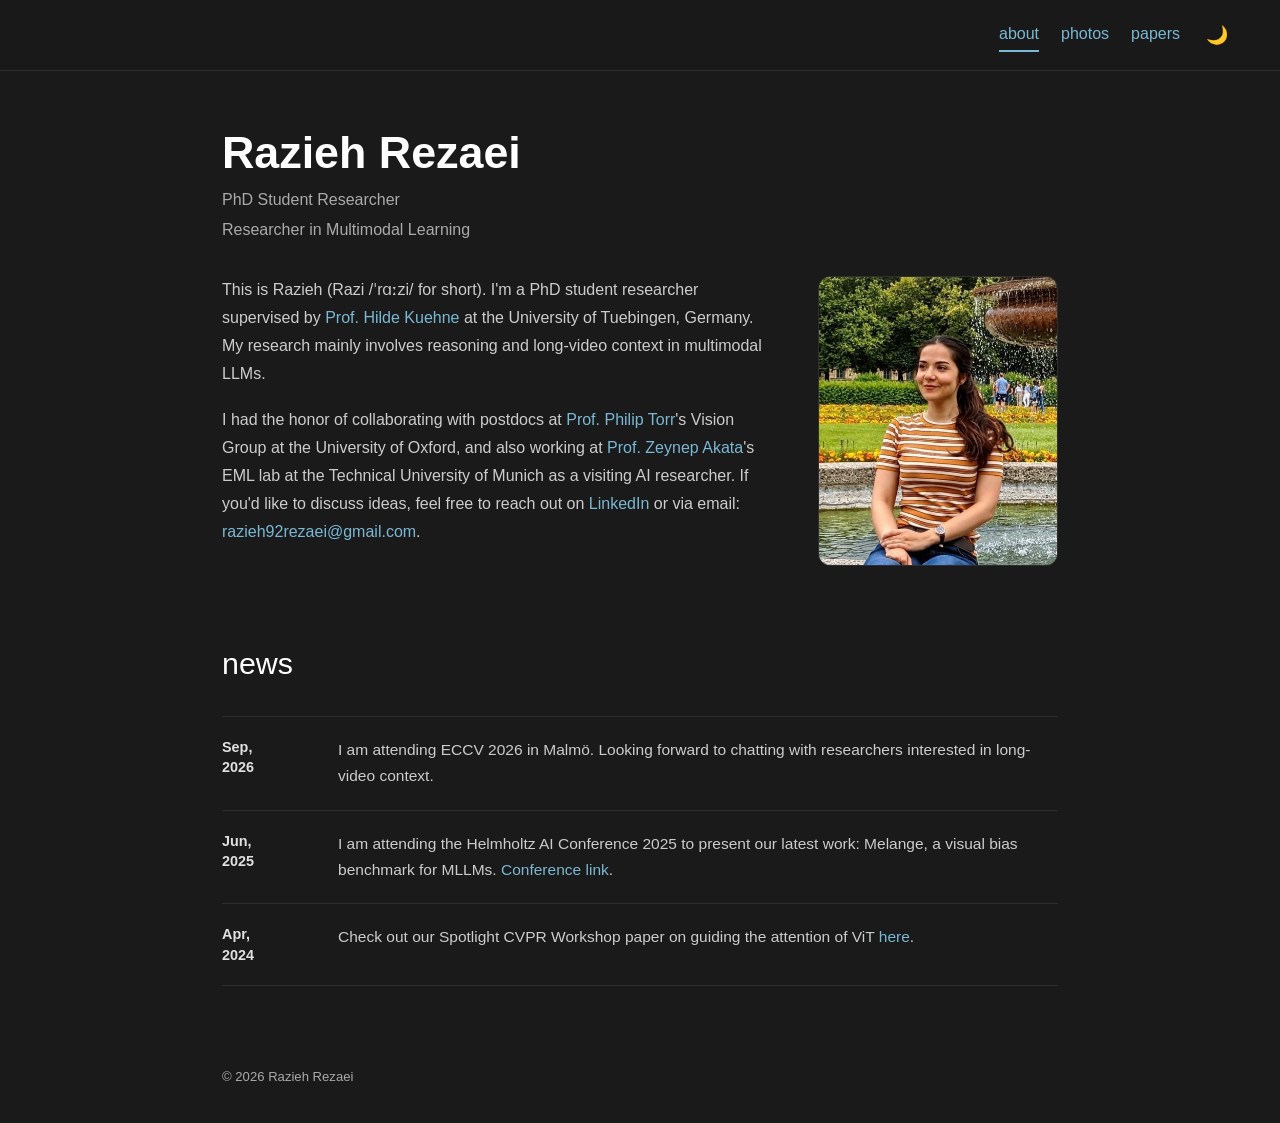
<file: index.html>
<!DOCTYPE html>
<html lang="en">
<head>
  <meta charset="UTF-8" />
  <meta name="viewport" content="width=device-width, initial-scale=1.0" />
  <meta name="description" content="Razieh Rezaei — researcher in multimodal learning, reasoning, and long-video understanding." />
  <title>Razieh Rezaei</title>
  <link rel="stylesheet" href="styles.css" />
</head>
<body>
  <nav class="site-nav" aria-label="Main navigation">
    <a class="active" href="index.html">about</a>
    <a href="photos.html">photos</a>
    <a href="papers.html">papers</a>
    <button class="theme-toggle" type="button" aria-label="Switch theme">🌙</button>
  </nav>

  <main>
    <h1 class="hero-name">Razieh Rezaei</h1>
    <p class="hero-subtitle">PhD Student Researcher</p>
    <p class="hero-subtitle">Researcher in Multimodal Learning</p>

    <div class="hero-body">
      <div class="hero-bio">
        <p>
          This is Razieh (Razi /ˈrɑːzi/ for short). I'm a PhD student researcher supervised by
          <a href="https://hildekuehne.github.io/about.html" target="_blank" rel="noopener">Prof. Hilde Kuehne</a>
          at the University of Tuebingen, Germany. My research mainly involves reasoning and long-video context in multimodal LLMs.
        </p>
        <p>
          I had the honor of collaborating with postdocs at
          <a href="https://scholar.google.com/citations?user=kPxa2w0AAAAJ&hl=en" target="_blank" rel="noopener">Prof. Philip Torr</a>'s Vision Group at the University of Oxford,
          and also working at
          <a href="https://scholar.google.com/citations?user=jQl9RtkAAAAJ&hl=en&oi=ao" target="_blank" rel="noopener">Prof. Zeynep Akata</a>'s EML lab at the Technical University of Munich as a visiting AI researcher.
          If you'd like to discuss ideas, feel free to reach out on
          <a href="https://www.linkedin.com/public-profile/settings/?trk=d_flagship3_profile_self_view_public_profile&lipi=urn%3Ali%3Apage%3Ad_flagship3_profile_view_base%3BFIKcWMN3RjWYfFVsF13B%2Fg%3D%3D" target="_blank" rel="noopener">LinkedIn</a>
          or via email: <a href="mailto:razieh92rezaei@gmail.com">razieh92rezaei@gmail.com</a>.
        </p>
      </div>

      <div class="hero-photo-wrap">
        <img class="hero-photo" src="photo_main.jpeg" alt="Photo of Razieh Rezaei" />
      </div>
    </div>

    <section class="section">
      <h2 class="section-title">news</h2>

      <div class="news-item">
        <div class="news-date">Sep,<br />2026</div>
        <div class="news-text">
          I am attending ECCV 2026 in Malmö. Looking forward to chatting with researchers interested in long-video context.
        </div>
      </div>

      <div class="news-item">
        <div class="news-date">Jun,<br />2025</div>
        <div class="news-text">
          I am attending the Helmholtz AI Conference 2025 to present our latest work: Melange, a visual bias benchmark for MLLMs.
          <a href="https://example.com/helmholtz-ai-2025" target="_blank" rel="noopener">Conference link</a>.
        </div>
      </div>

      <div class="news-item">
        <div class="news-date">Apr,<br />2024</div>
        <div class="news-text">
          Check out our Spotlight CVPR Workshop paper on guiding the attention of ViT
          <a href="https://example.com/cvpr-workshop-paper" target="_blank" rel="noopener">here</a>.
        </div>
      </div>
    </section>
  </main>

  <footer class="footer">© <span id="year"></span> Razieh Rezaei</footer>
  <script src="script.js"></script>
  <script>document.getElementById('year').textContent = new Date().getFullYear();</script>
</body>
</html>
</file>
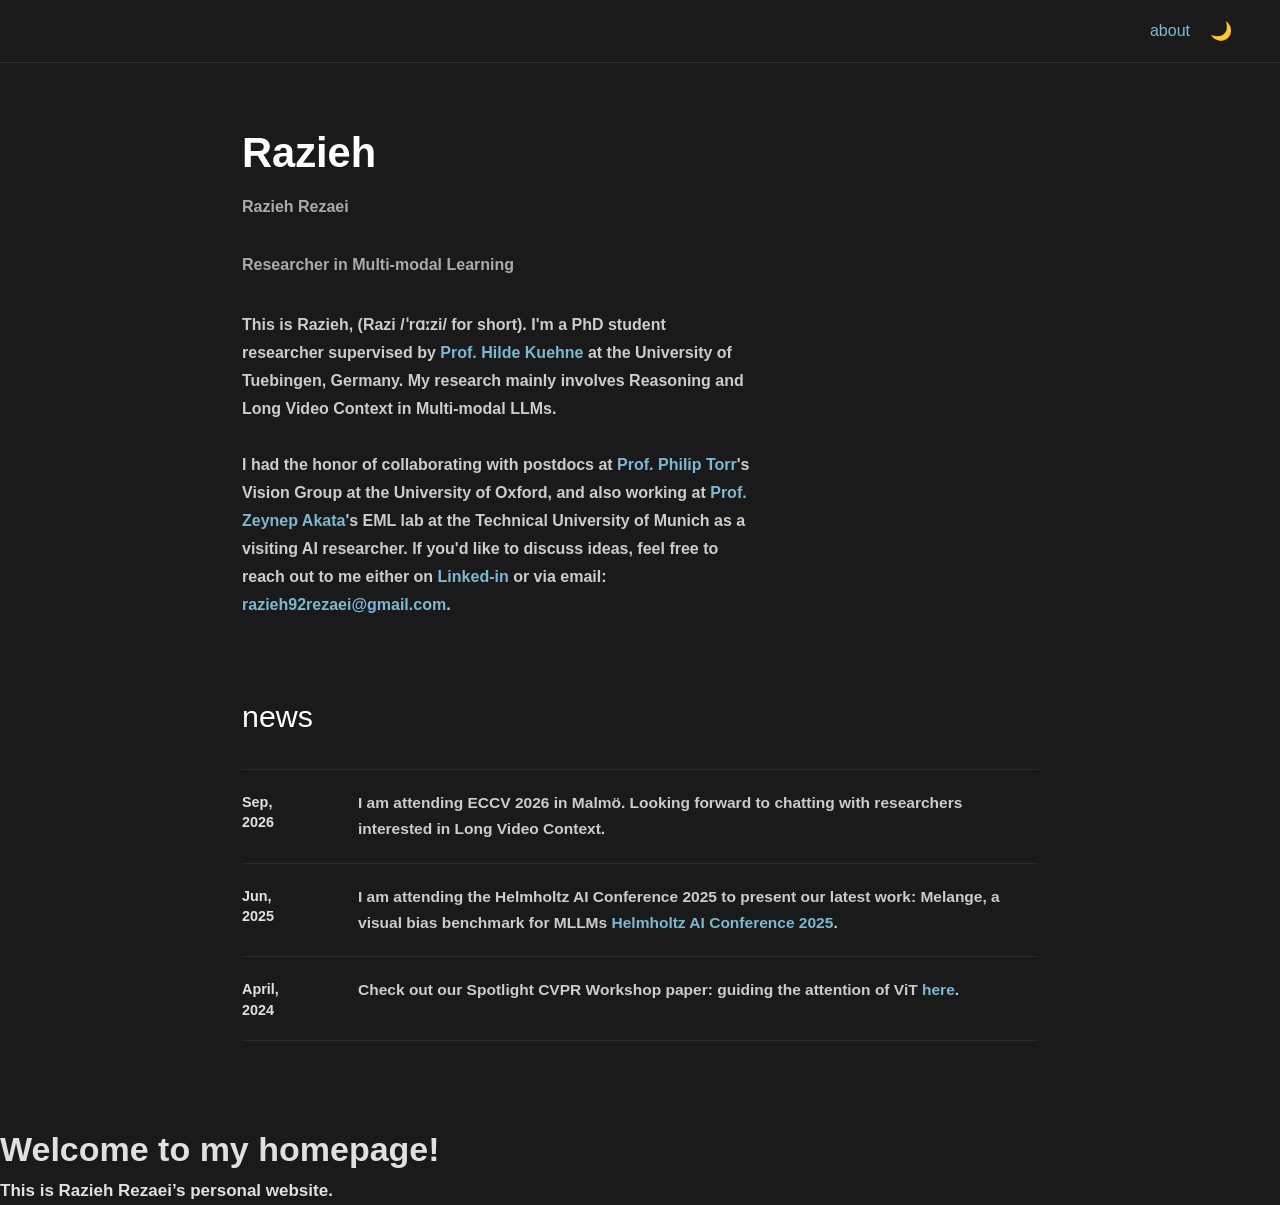
<file: index_old.html>
<!DOCTYPE html>
<html lang="en">
<head>
  <meta charset="UTF-8" />
  <meta name="viewport" content="width=device-width, initial-scale=1.0" />
  <title>Razi Rezaei</title>
  <style>
    *, *::before, *::after { box-sizing: border-box; margin: 0; padding: 0; }

    body {
      background-color: #1a1a1a;
      color: #e0e0e0;
      font-family: -apple-system, BlinkMacSystemFont, "Segoe UI", Roboto, sans-serif;
      font-size: 17px;
      line-height: 1.65;
    }

    /* ── Top nav ── */
    nav {
      display: flex;
      justify-content: flex-end;
      align-items: center;
      padding: 18px 48px;
      border-bottom: 1px solid #2e2e2e;
      gap: 20px;
    }

    nav a {
      color: #7ab8d4;
      text-decoration: none;
      font-size: 16px;
    }

    nav a:hover { text-decoration: underline; }

    .theme-toggle {
      background: none;
      border: none;
      cursor: pointer;
      font-size: 18px;
      color: #e0e0e0;
      padding: 0;
    }

    /* ── Main layout ── */
    main {
      max-width: 860px;
      margin: 0 auto;
      padding: 56px 32px 80px;
    }

    /* ── Hero section ── */
    .hero-name {
      font-size: 2.6rem;
      font-weight: 400;
      margin-bottom: 6px;
      color: #ffffff;
    }

    .hero-name strong {
      font-weight: 800;
    }

    .hero-subtitle {
      font-size: 1rem;
      color: #aaaaaa;
      margin-bottom: 32px;
    }

    .hero-body {
      display: flex;
      gap: 48px;
      align-items: flex-start;
    }

    .hero-bio {
      flex: 1;
      font-size: 1rem;
      color: #cccccc;
      line-height: 1.75;
    }

    .hero-bio a {
      color: #7ab8d4;
      text-decoration: none;
    }

    .hero-bio a:hover { text-decoration: underline; }

    .hero-photo {
      flex-shrink: 0;
      width: 240px;
    }

    .hero-photo img {
      width: 100%;
      border-radius: 10px;
      display: block;
      object-fit: cover;
    }

    /* ── News section ── */
    .news-section {
      margin-top: 72px;
    }

    .news-section h2 {
      font-size: 1.9rem;
      font-weight: 300;
      color: #ffffff;
      margin-bottom: 28px;
    }

    .news-list {
      display: flex;
      flex-direction: column;
      gap: 0;
    }

    .news-item {
      display: grid;
      grid-template-columns: 100px 1fr;
      gap: 16px;
      padding: 20px 0;
      border-top: 1px solid #2a2a2a;
      align-items: start;
    }

    .news-item:last-child {
      border-bottom: 1px solid #2a2a2a;
    }

    .news-date {
      font-size: 0.9rem;
      font-weight: 700;
      color: #e0e0e0;
      padding-top: 2px;
      line-height: 1.4;
    }

    .news-text {
      font-size: 0.97rem;
      color: #cccccc;
      line-height: 1.7;
    }

    .news-text a {
      color: #7ab8d4;
      text-decoration: none;
    }

    .news-text a:hover { text-decoration: underline; }

    /* ── Responsive ── */
    @media (max-width: 620px) {
      .hero-body { flex-direction: column-reverse; }
      .hero-photo { width: 100%; max-width: 300px; margin: 0 auto; }
      nav { padding: 16px 20px; }
      main { padding: 36px 20px 60px; }
      .news-item { grid-template-columns: 90px 1fr; }
    }
  </style>
</head>
<body>

  <!-- Navigation -->
  <nav>
    <a href="#">about</a>
    <button class="theme-toggle" onclick="toggleTheme()" title="Toggle theme">🌙</button>
  </nav>

  <main>

    <!-- Hero -->
    <h1 class="hero-name"><strong>Razieh</h1>
    <p class="hero-subtitle">Razieh Rezaei</p>
    <p class="hero-subtitle">Researcher in Multi-modal Learning</p>

    <div class="hero-body">
      <div class="hero-bio">
        <p>
          This is Razieh, (Razi /ˈrɑːzi/ for short). I'm a PhD student researcher supervised by <a href="#">Prof. Hilde Kuehne</a> at the University of Tuebingen, Germany.
          My research mainly involves Reasoning and Long Video Context in Multi-modal LLMs.
        </p>
        <br />
        <p>
          I had the honor of collaborating with postdocs at <a href="#">Prof. Philip Torr</a>'s Vision Group at the University of Oxford, and also working at <a href="#">Prof. Zeynep Akata</a>'s EML lab at the Technical University of Munich as a visiting AI researcher. If you'd like to discuss ideas, feel free to reach out to me either on <a href="#">Linked-in</a> or via email: <a href="#">razieh92rezaei@gmail.com</a>.
        </p>
      </div>

      <div class="hero-photo">
        <!-- Replace 'photo.png' with your actual image filename -->
        <img src="photo.png" alt="Photo of Razi Rezaei" />
      </div>

    </div>


    
    <!-- News -->
    <section class="news-section">
      <h2>news</h2>
      <div class="news-list">


        <div class="news-item">
          <div class="news-date">Sep,<br />2026</div>
          <div class="news-text">
            I am attending ECCV 2026 in Malmö. Looking forward to chatting with researchers interested in Long Video Context.
          </div>
        </div>


        <div class="news-item">
          <div class="news-date">Jun,<br />2025</div>
          <div class="news-text">
            I am attending the Helmholtz AI Conference 2025 to present our latest work: Melange, a visual bias benchmark for MLLMs
            <a href="#">Helmholtz AI Conference 2025</a>.
          </div>
        </div>


        <div class="news-item">
          <div class="news-date">April,<br />2024</div>
          <div class="news-text">
            Check out our Spotlight CVPR Workshop paper: guiding the attention of ViT
            <a href="#">here</a>.
          </div>
        </div>

        

      </div>
    </section>

  </main>

  <script>
    // Simple light/dark toggle
    const light = {
      '--bg': '#ffffff', '--text': '#111111', '--sub': '#555555',
      '--bio': '#222222', '--link': '#1a6fa0', '--border': '#dddddd',
      '--date': '#111111', '--news': '#333333', '--h': '#000000'
    };
    const dark = {
      '--bg': '#1a1a1a', '--text': '#e0e0e0', '--sub': '#aaaaaa',
      '--bio': '#cccccc', '--link': '#7ab8d4', '--border': '#2a2a2a',
      '--date': '#e0e0e0', '--news': '#cccccc', '--h': '#ffffff'
    };

    function applyTheme(theme) {
      const r = document.documentElement;
      // Direct property approach since we used literal colours above;
      // for a full CSS-variable version you'd swap these out.
      const isDark = theme === 'dark';
      document.body.style.backgroundColor = isDark ? '#1a1a1a' : '#f5f5f5';
      document.body.style.color = isDark ? '#e0e0e0' : '#111111';
      localStorage.setItem('theme', theme);
    }

    function toggleTheme() {
      const current = localStorage.getItem('theme') || 'dark';
      const next = current === 'dark' ? 'light' : 'dark';
      applyTheme(next);
      document.querySelector('.theme-toggle').textContent = next === 'dark' ? '🌙' : '☀️';
    }

    // Apply saved theme on load
    const saved = localStorage.getItem('theme') || 'dark';
    applyTheme(saved);
    document.querySelector('.theme-toggle').textContent = saved === 'dark' ? '🌙' : '☀️';
  </script>

</body>
</html>




<!DOCTYPE html>
<html>
<head>
  <title>Razieh Rezaei</title>
</head>
<body>
  <h1>Welcome to my homepage!</h1>
  <p>This is Razieh Rezaei’s personal website.</p>
</body>
</html>
</file>
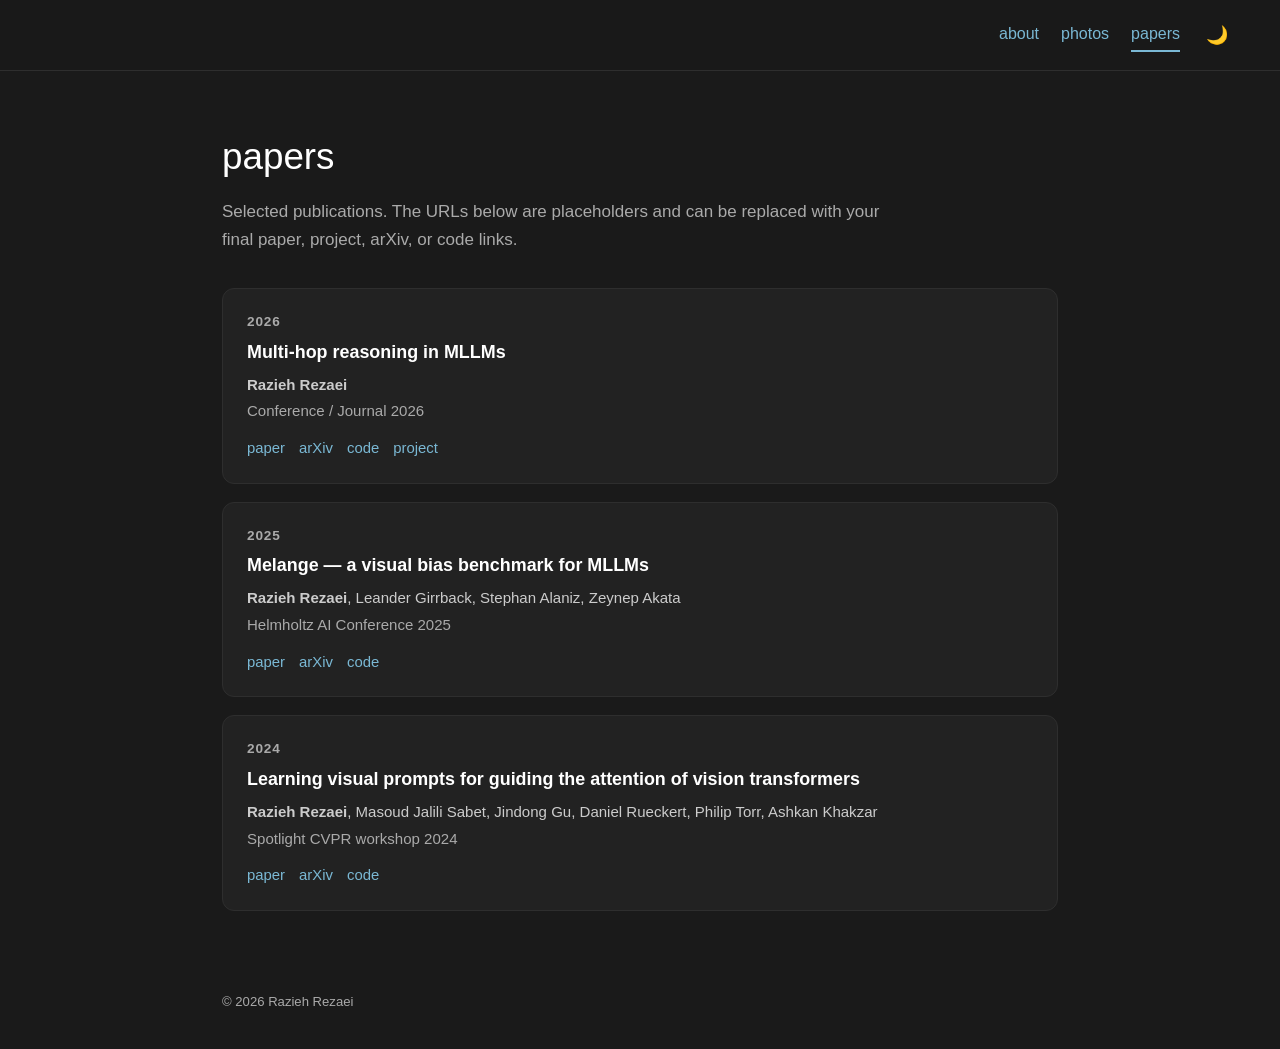
<file: papers.html>
<!DOCTYPE html>
<html lang="en">
<head>
  <meta charset="UTF-8" />
  <meta name="viewport" content="width=device-width, initial-scale=1.0" />
  <meta name="description" content="Selected papers and publications by Razieh Rezaei." />
  <title>Papers | Razieh Rezaei</title>
  <link rel="stylesheet" href="styles.css" />
</head>
<body>
  <nav class="site-nav" aria-label="Main navigation">
    <a href="index.html">about</a>
    <a href="photos.html">photos</a>
    <a class="active" href="papers.html">papers</a>
    <button class="theme-toggle" type="button" aria-label="Switch theme">🌙</button>
  </nav>

  <main>
    <h1 class="page-title">papers</h1>
    <p class="page-intro">Selected publications. The URLs below are placeholders and can be replaced with your final paper, project, arXiv, or code links.</p>

    <div class="paper-list">
      <article class="paper-card">
        <div class="paper-year">2026</div>
        <h2 class="paper-title">Multi-hop reasoning in MLLMs</h2>
        <p class="paper-authors"><strong>Razieh Rezaei</strong></p>
        <p class="paper-venue">Conference / Journal 2026</p>
        <div class="paper-links">
          <a href="https://example.com/paper-2026" target="_blank" rel="noopener">paper</a>
          <a href="https://example.com/arxiv-2026" target="_blank" rel="noopener">arXiv</a>
          <a href="https://example.com/code-2026" target="_blank" rel="noopener">code</a>
          <a href="https://example.com/project-2026" target="_blank" rel="noopener">project</a>
        </div>
      </article>

      <article class="paper-card">
        <div class="paper-year">2025</div>
        <h2 class="paper-title">Melange — a visual bias benchmark for MLLMs</h2>
        <p class="paper-authors"><strong>Razieh Rezaei</strong>, Leander Girrback, Stephan Alaniz, Zeynep Akata</p>
        <p class="paper-venue">Helmholtz AI Conference 2025</p>
        <div class="paper-links">
          <a href="https://example.com/melange-paper" target="_blank" rel="noopener">paper</a>
          <a href="https://example.com/melange-arxiv" target="_blank" rel="noopener">arXiv</a>
          <a href="https://example.com/melange-code" target="_blank" rel="noopener">code</a>
        </div>
      </article>

      <article class="paper-card">
        <div class="paper-year">2024</div>
        <h2 class="paper-title">Learning visual prompts for guiding the attention of vision transformers</h2>
        <p class="paper-authors"><strong>Razieh Rezaei</strong>, Masoud Jalili Sabet, Jindong Gu, Daniel Rueckert, Philip Torr, Ashkan Khakzar</p>
        <p class="paper-venue">Spotlight CVPR workshop 2024</p>
        <div class="paper-links">
          <a href="https://example.com/cvpr-2024-paper" target="_blank" rel="noopener">paper</a>
          <a href="https://example.com/cvpr-2024-arxiv" target="_blank" rel="noopener">arXiv</a>
          <a href="https://example.com/cvpr-2024-code" target="_blank" rel="noopener">code</a>
        </div>
      </article>
    </div>
  </main>

  <footer class="footer">© <span id="year"></span> Razieh Rezaei</footer>
  <script src="script.js"></script>
  <script>document.getElementById('year').textContent = new Date().getFullYear();</script>
</body>
</html>
</file>
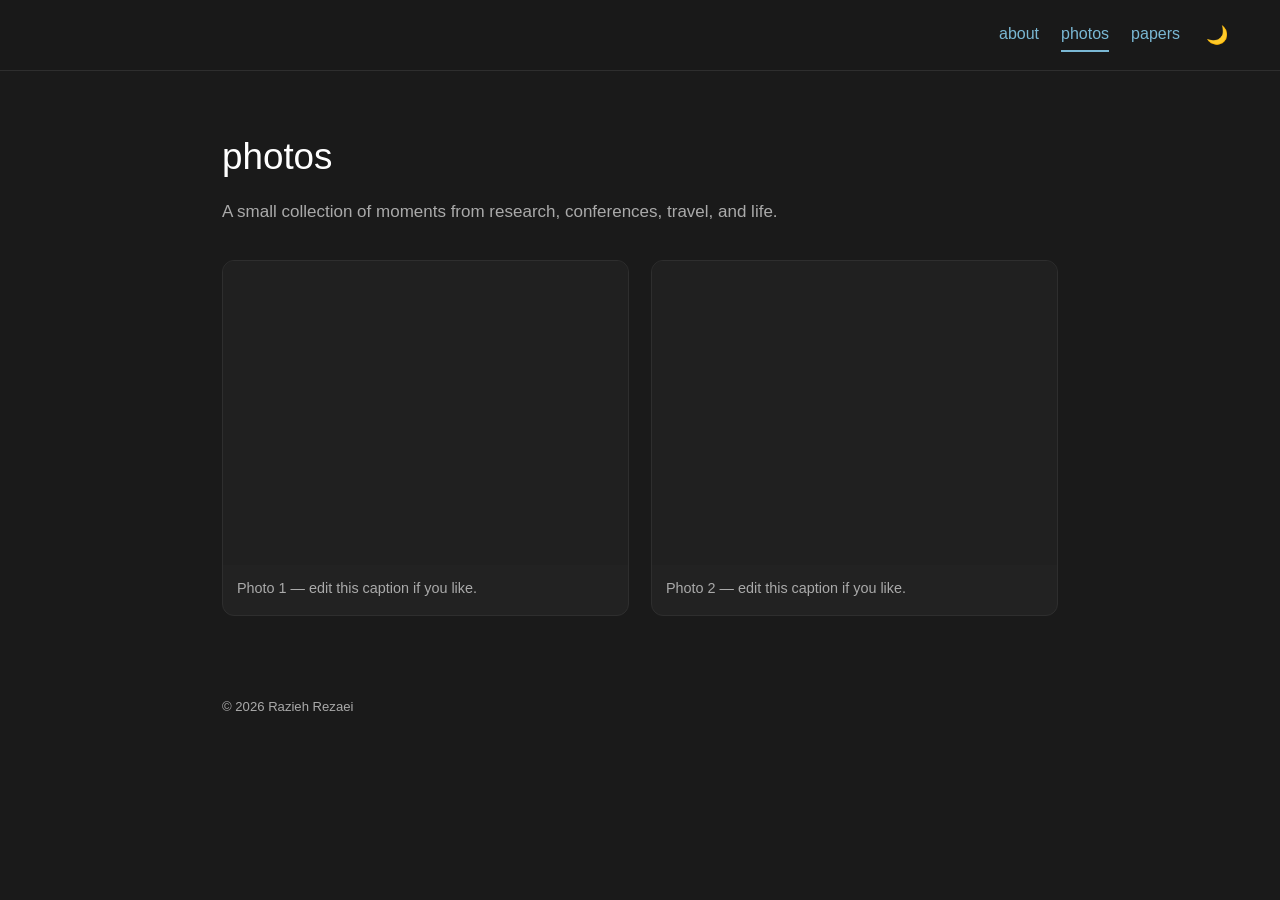
<file: photos.html>
<!DOCTYPE html>
<html lang="en">
<head>
  <meta charset="UTF-8" />
  <meta name="viewport" content="width=device-width, initial-scale=1.0" />
  <meta name="description" content="Photos — Razieh Rezaei." />
  <title>Photos | Razieh Rezaei</title>
  <link rel="stylesheet" href="styles.css" />
</head>
<body>
  <nav class="site-nav" aria-label="Main navigation">
    <a href="index.html">about</a>
    <a class="active" href="photos.html">photos</a>
    <a href="papers.html">papers</a>
    <button class="theme-toggle" type="button" aria-label="Switch theme">🌙</button>
  </nav>

  <main>
    <h1 class="page-title">photos</h1>
    <p class="page-intro">A small collection of moments from research, conferences, travel, and life.</p>

    <div class="gallery">
      <figure class="gallery-card">
        <img src="photo.png" alt="Razieh Rezaei" />
        <figcaption>Photo 1 — edit this caption if you like.</figcaption>
      </figure>
      <figure class="gallery-card">
        <img src="profile_img.png" alt="Razieh Rezaei" />
        <figcaption>Photo 2 — edit this caption if you like.</figcaption>
      </figure>
    </div>
  </main>

  <footer class="footer">© <span id="year"></span> Razieh Rezaei</footer>
  <script src="script.js"></script>
  <script>document.getElementById('year').textContent = new Date().getFullYear();</script>
</body>
</html>
</file>
<file: styles.css>
:root {
  --bg: #1a1a1a;
  --surface: #202020;
  --text: #e0e0e0;
  --muted: #aaaaaa;
  --body: #cccccc;
  --heading: #ffffff;
  --link: #7ab8d4;
  --border: #2e2e2e;
  --card: #222222;
}

:root[data-theme="light"] {
  --bg: #f7f7f7;
  --surface: #ffffff;
  --text: #111111;
  --muted: #666666;
  --body: #2a2a2a;
  --heading: #000000;
  --link: #176d9b;
  --border: #dddddd;
  --card: #ffffff;
}

*, *::before, *::after {
  box-sizing: border-box;
  margin: 0;
  padding: 0;
}

html { scroll-behavior: smooth; }

body {
  min-height: 100vh;
  background: var(--bg);
  color: var(--text);
  font-family: -apple-system, BlinkMacSystemFont, "Segoe UI", Roboto, Helvetica, Arial, sans-serif;
  font-size: 17px;
  line-height: 1.65;
  transition: background-color .2s ease, color .2s ease;
}

a { color: var(--link); }

.site-nav {
  position: sticky;
  top: 0;
  z-index: 20;
  display: flex;
  justify-content: flex-end;
  align-items: center;
  padding: 18px 48px;
  border-bottom: 1px solid var(--border);
  background: color-mix(in srgb, var(--bg) 92%, transparent);
  backdrop-filter: blur(10px);
  gap: 22px;
}

.site-nav a {
  color: var(--link);
  text-decoration: none;
  font-size: 16px;
  padding: 3px 0;
  border-bottom: 2px solid transparent;
}

.site-nav a:hover,
.site-nav a.active {
  border-bottom-color: var(--link);
}

.theme-toggle {
  border: 0;
  background: transparent;
  color: var(--text);
  cursor: pointer;
  font-size: 18px;
  line-height: 1;
  padding: 4px;
}

main {
  max-width: 900px;
  margin: 0 auto;
  padding: 56px 32px 80px;
}

.hero-name {
  color: var(--heading);
  font-size: clamp(2.25rem, 7vw, 2.8rem);
  font-weight: 800;
  line-height: 1.15;
  margin-bottom: 8px;
}

.hero-subtitle {
  color: var(--muted);
  font-size: 1rem;
  margin-bottom: 4px;
}

.hero-subtitle:last-of-type { margin-bottom: 32px; }

.hero-body {
  display: flex;
  gap: 48px;
  align-items: flex-start;
}

.hero-bio {
  flex: 1;
  color: var(--body);
  font-size: 1rem;
  line-height: 1.75;
}

.hero-bio p + p { margin-top: 18px; }

.hero-bio a,
.news-text a,
.paper-links a {
  color: var(--link);
  text-decoration: none;
}

.hero-bio a:hover,
.news-text a:hover,
.paper-links a:hover { text-decoration: underline; }

.hero-photo-wrap {
  flex: 0 0 240px;
}

.hero-photo {
  width: 240px;
  height: 290px;
  border-radius: 12px;
  display: block;
  object-fit: cover;
  object-position: center;
  background: var(--surface);
  border: 1px solid var(--border);
}

.section {
  margin-top: 72px;
}

.section-title,
.page-title {
  color: var(--heading);
  font-weight: 300;
}

.section-title {
  font-size: 1.9rem;
  margin-bottom: 28px;
}

.page-title {
  font-size: 2.3rem;
  margin-bottom: 10px;
}

.page-intro {
  color: var(--muted);
  margin-bottom: 34px;
  max-width: 690px;
}

.news-item {
  display: grid;
  grid-template-columns: 100px 1fr;
  gap: 16px;
  padding: 20px 0;
  border-top: 1px solid var(--border);
}

.news-item:last-child { border-bottom: 1px solid var(--border); }
.news-date { color: var(--text); font-size: .9rem; font-weight: 700; line-height: 1.4; }
.news-text { color: var(--body); font-size: .97rem; line-height: 1.7; }

.gallery {
  display: grid;
  grid-template-columns: repeat(2, minmax(0, 1fr));
  gap: 22px;
}

.gallery-card {
  overflow: hidden;
  background: var(--card);
  border: 1px solid var(--border);
  border-radius: 12px;
}

.gallery-card img {
  display: block;
  width: 100%;
  aspect-ratio: 4 / 3;
  object-fit: cover;
  background: var(--surface);
}

.gallery-card figcaption {
  color: var(--muted);
  font-size: .9rem;
  padding: 12px 14px 14px;
}

.paper-list { display: grid; gap: 18px; }

.paper-card {
  background: var(--card);
  border: 1px solid var(--border);
  border-radius: 12px;
  padding: 22px 24px;
}

.paper-year {
  color: var(--muted);
  font-size: .85rem;
  font-weight: 700;
  text-transform: uppercase;
  letter-spacing: .06em;
  margin-bottom: 6px;
}

.paper-title {
  color: var(--heading);
  font-size: 1.12rem;
  line-height: 1.45;
  margin-bottom: 7px;
}

.paper-authors,
.paper-venue {
  color: var(--body);
  font-size: .94rem;
}

.paper-venue { color: var(--muted); margin-top: 2px; }
.paper-links { display: flex; flex-wrap: wrap; gap: 14px; margin-top: 12px; font-size: .93rem; }

.footer {
  max-width: 900px;
  margin: 0 auto;
  padding: 0 32px 36px;
  color: var(--muted);
  font-size: .82rem;
}

@media (max-width: 650px) {
  .site-nav {
    justify-content: center;
    padding: 14px 16px;
    gap: 17px;
  }

  main { padding: 38px 20px 60px; }
  .hero-body { flex-direction: column-reverse; gap: 28px; }
  .hero-photo-wrap { flex-basis: auto; width: 100%; }
  .hero-photo { width: min(100%, 320px); height: 360px; margin: 0 auto; }
  .news-item { grid-template-columns: 84px 1fr; }
  .gallery { grid-template-columns: 1fr; }
  .footer { padding: 0 20px 28px; }
}
</file>
